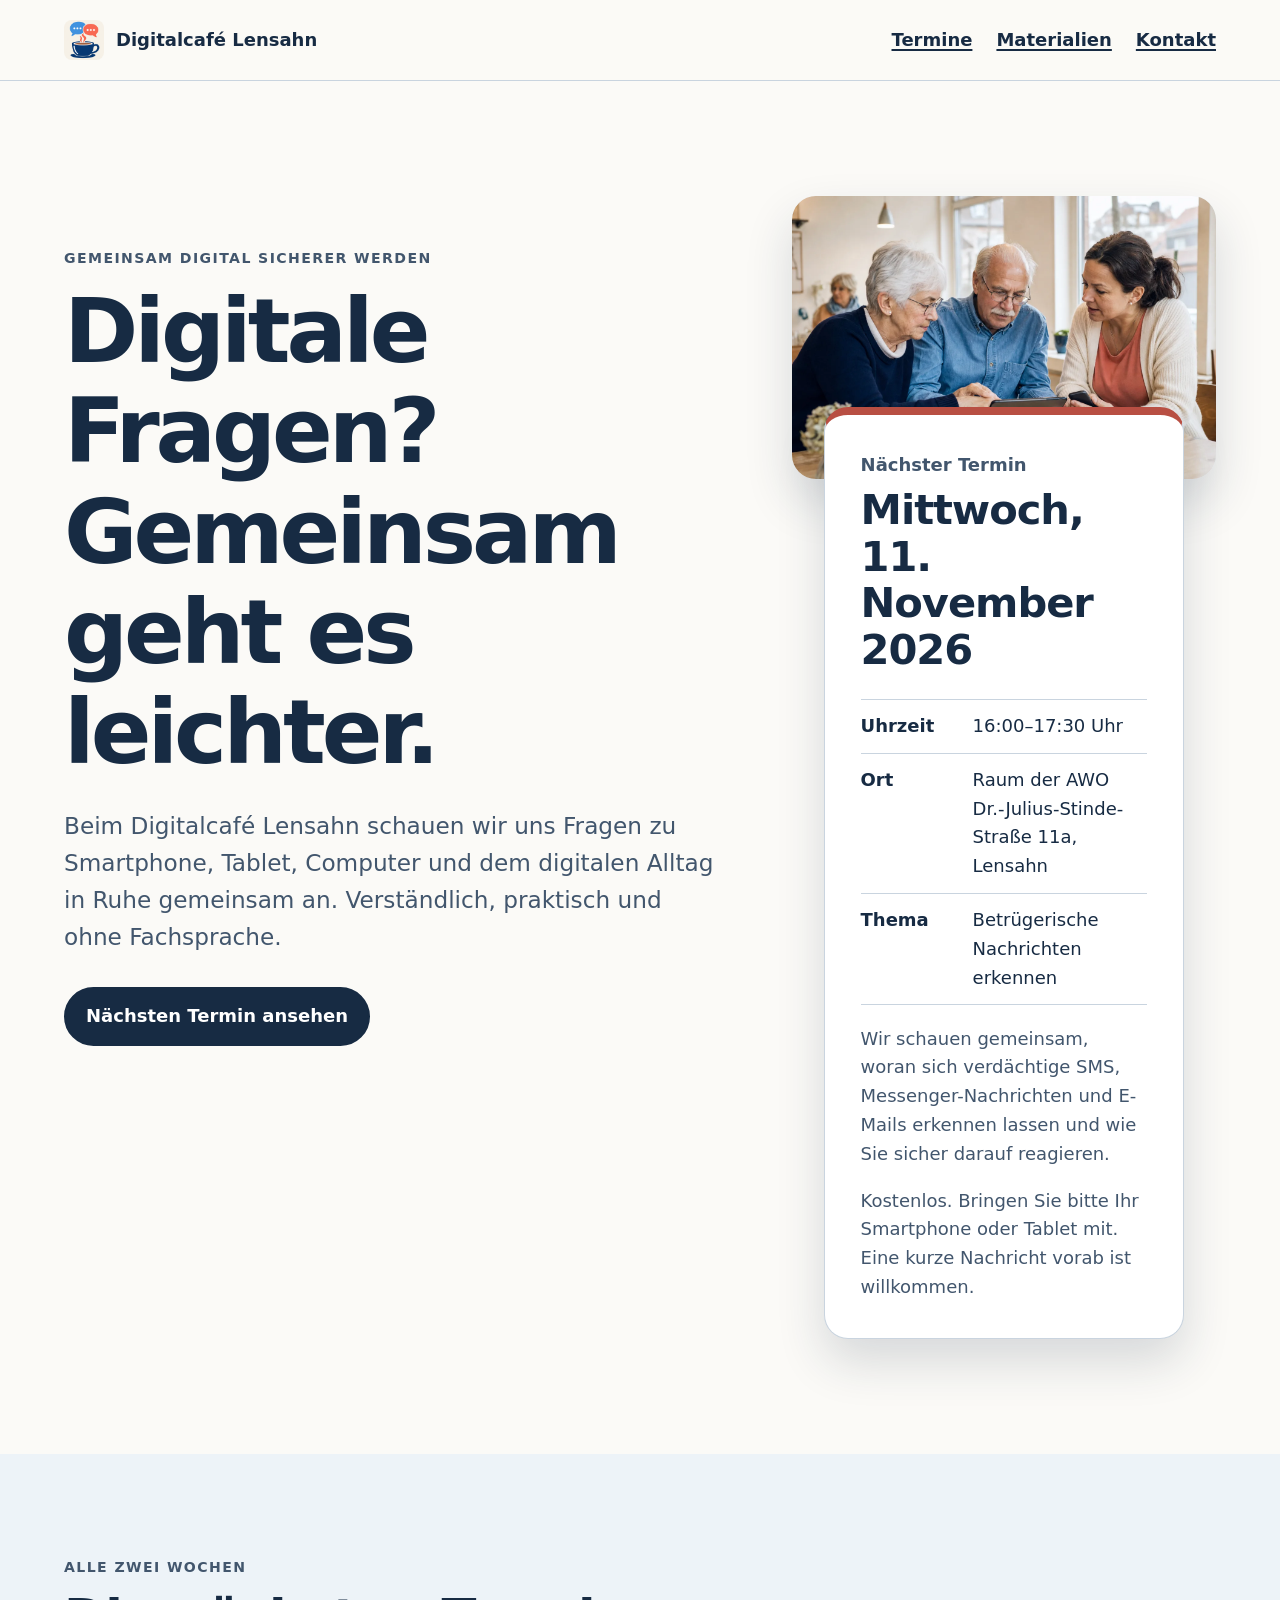
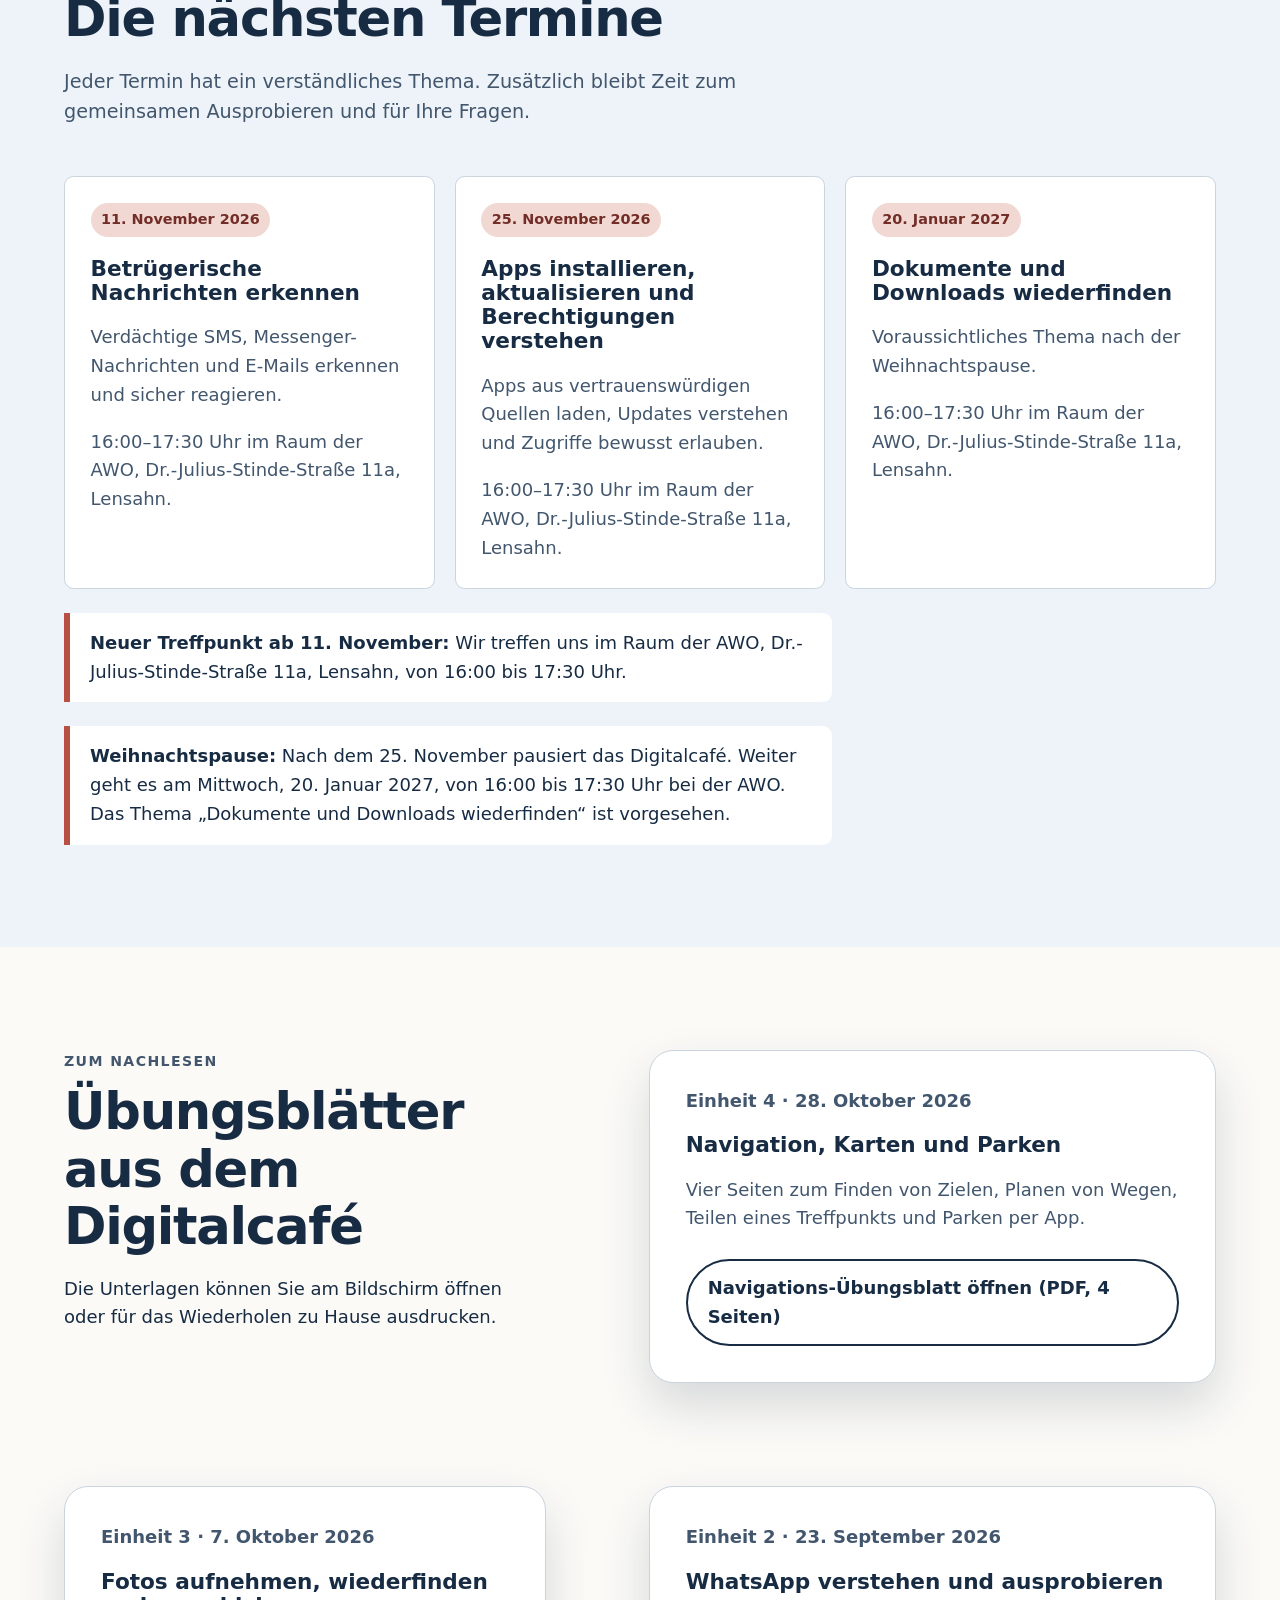
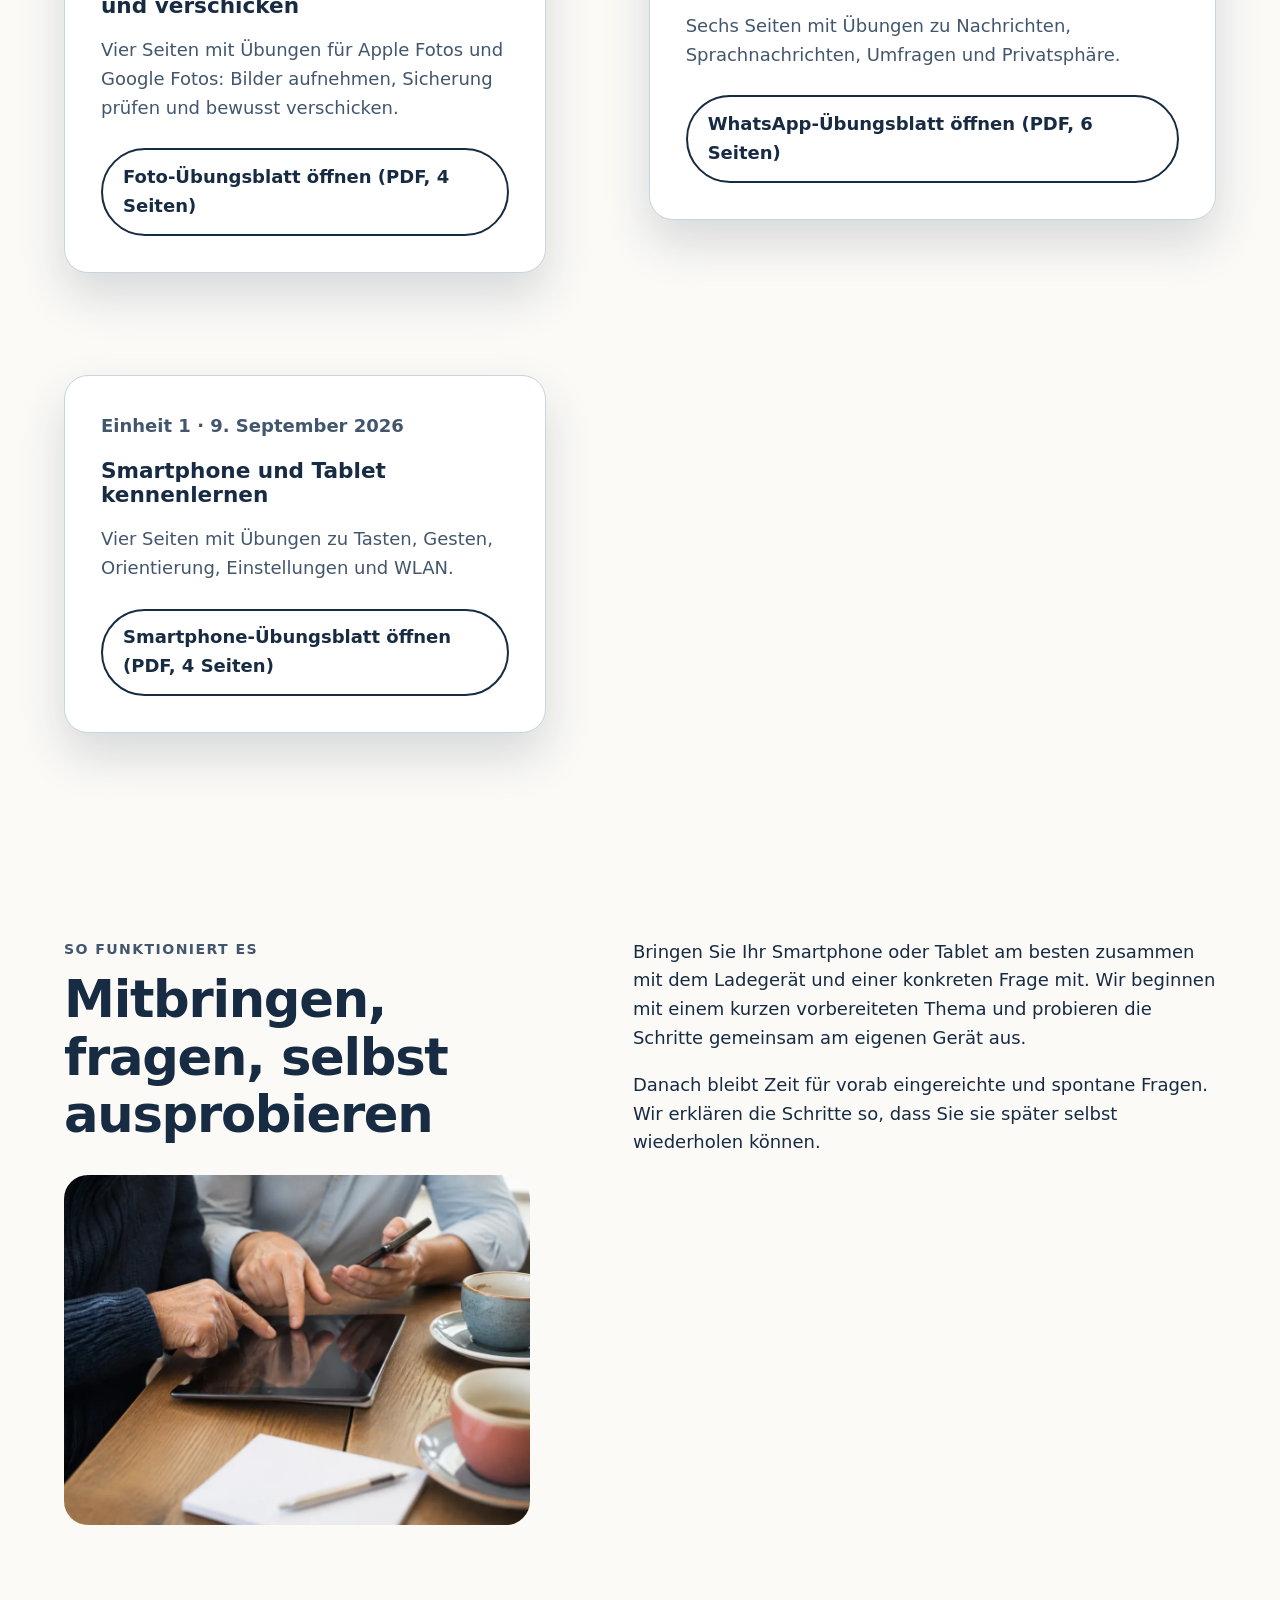
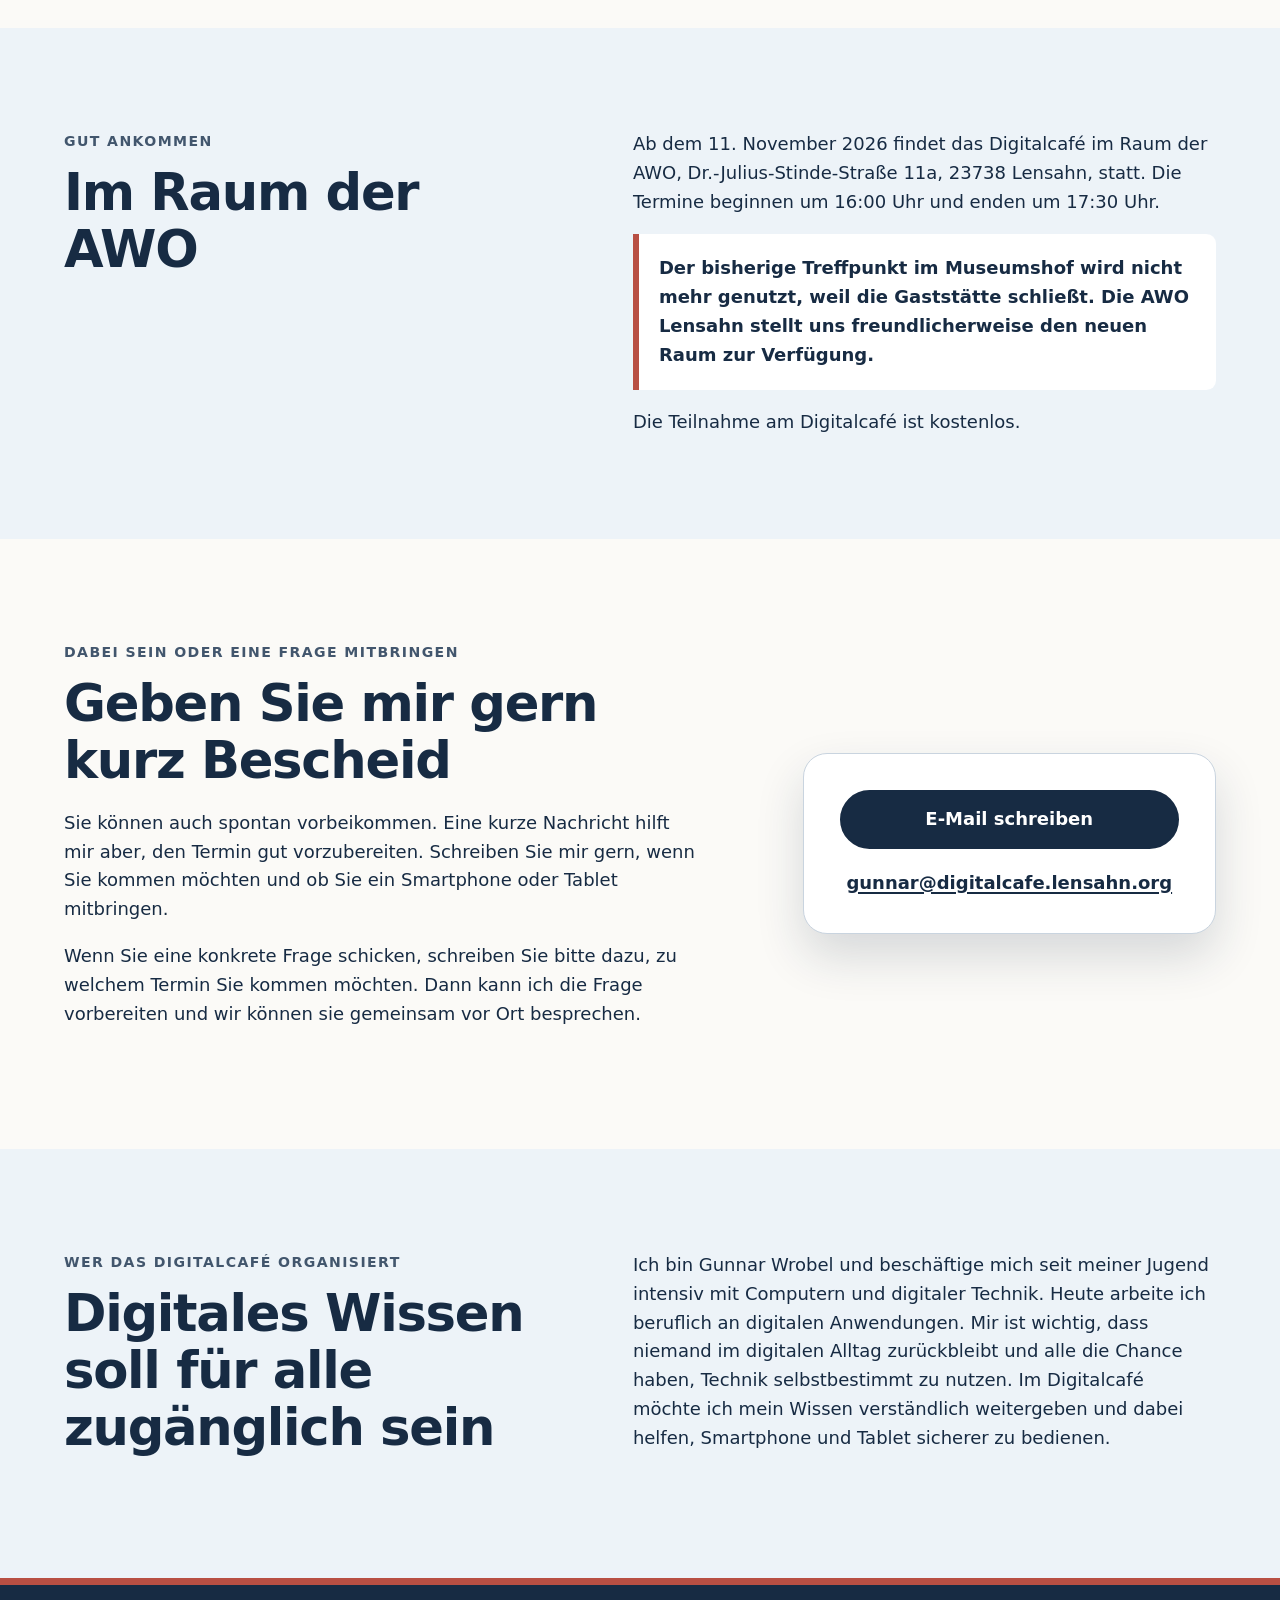
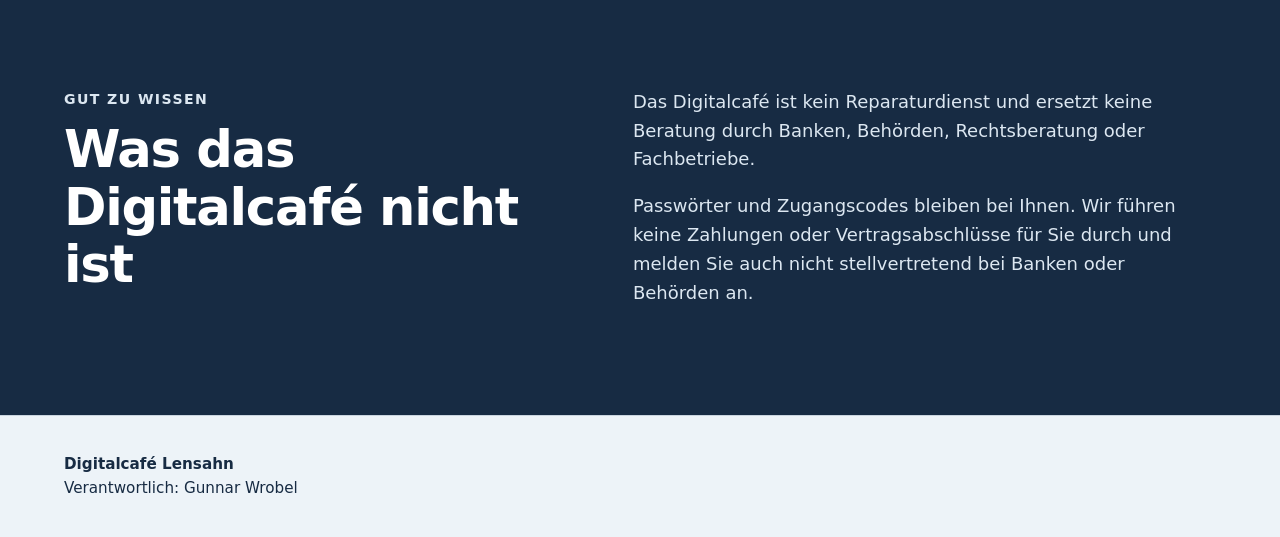
<file: index.html>
<!doctype html>
<html lang="de">
  <head>
    <meta charset="utf-8">
    <meta name="viewport" content="width=device-width, initial-scale=1">
    <meta
      name="description"
      content="Digitalcafé Lensahn: kostenlose, verständliche Hilfe bei Fragen zu Smartphone und Tablet. Mittwochs in Lensahn, ab 11. November 2026 im Raum der AWO. Termine und Weihnachtspause im Überblick."
    >
    <meta name="color-scheme" content="light">
    <title>Digitalcafé Lensahn</title>
    <link rel="icon" href="images/digitalcafe-icon.png" type="image/png">
    <link rel="apple-touch-icon" href="images/digitalcafe-icon.png">
    <link rel="stylesheet" href="styles.css">
  </head>
  <body>
    <a class="skip-link" href="#inhalt">Zum Inhalt springen</a>

    <header class="site-header">
      <div class="page-width header-inner">
        <a class="brand" href="index.html" aria-label="Digitalcafé Lensahn – Startseite">
          <img class="brand-mark" src="images/digitalcafe-icon.png" alt="" width="40" height="40">
          <span>Digitalcafé Lensahn</span>
        </a>
        <nav class="header-nav" aria-label="Seitennavigation">
          <a class="header-link" href="#termine">Termine</a>
          <a class="header-link" href="#materialien">Materialien</a>
          <a class="header-link" href="#kontakt">Kontakt</a>
        </nav>
      </div>
    </header>

    <main id="inhalt">
      <section class="hero page-width" aria-labelledby="haupttitel">
        <div class="hero-copy">
          <p class="eyebrow">Gemeinsam digital sicherer werden</p>
          <h1 id="haupttitel">Digitale Fragen?<br>Gemeinsam geht es leichter.</h1>
          <p class="intro">
            Beim Digitalcafé Lensahn schauen wir uns Fragen zu Smartphone,
            Tablet, Computer und dem digitalen Alltag in Ruhe gemeinsam an.
            Verständlich, praktisch und ohne Fachsprache.
          </p>
          <a class="button" href="#naechster-termin">Nächsten Termin ansehen</a>
        </div>

        <div class="hero-side">
          <figure class="hero-visual">
            <img
              src="images/digitalcafe-gemeinsam.webp"
              width="1400"
              height="934"
              alt="Zwei ältere Menschen schauen gemeinsam mit einer Helferin auf ein Tablet."
              fetchpriority="high"
            >
          </figure>

          <aside class="event-card" id="naechster-termin" aria-labelledby="termin-titel">
            <p class="event-kicker">Nächster Termin</p>
            <h2 id="termin-titel">
              <time datetime="2026-11-11">Mittwoch, 11. November 2026</time>
            </h2>
            <dl class="event-details">
              <div>
                <dt>Uhrzeit</dt>
                <dd><time datetime="2026-11-11T16:00:00+01:00">16:00</time>–<time datetime="2026-11-11T17:30:00+01:00">17:30 Uhr</time></dd>
              </div>
              <div>
                <dt>Ort</dt>
                <dd>Raum der AWO<br>Dr.-Julius-Stinde-Straße 11a, Lensahn</dd>
              </div>
              <div>
                <dt>Thema</dt>
                <dd>Betrügerische Nachrichten erkennen</dd>
              </div>
            </dl>
            <p class="event-note">
              Wir schauen gemeinsam, woran sich verdächtige SMS, Messenger-Nachrichten
              und E-Mails erkennen lassen und wie Sie sicher darauf reagieren.
            </p>
            <p class="event-note">
              Kostenlos. Bringen Sie bitte Ihr Smartphone oder Tablet mit.
              Eine kurze Nachricht vorab ist willkommen.
            </p>
          </aside>
        </div>
      </section>

      <section class="section section-soft" id="termine" aria-labelledby="naechste-termine">
        <div class="page-width">
          <div class="section-heading">
            <p class="eyebrow">Alle zwei Wochen</p>
            <h2 id="naechste-termine">Die nächsten Termine</h2>
            <p>
              Jeder Termin hat ein verständliches Thema. Zusätzlich bleibt
              Zeit zum gemeinsamen Ausprobieren und für Ihre Fragen.
            </p>
          </div>

          <ul class="topic-grid" role="list">
            <li>
              <time class="topic-date" datetime="2026-11-11">11. November 2026</time>
              <h3>Betrügerische Nachrichten erkennen</h3>
              <p>Verdächtige SMS, Messenger-Nachrichten und E-Mails erkennen und sicher reagieren.</p>
              <p>16:00–17:30 Uhr im Raum der AWO, Dr.-Julius-Stinde-Straße 11a, Lensahn.</p>
            </li>
            <li>
              <time class="topic-date" datetime="2026-11-25">25. November 2026</time>
              <h3>Apps installieren, aktualisieren und Berechtigungen verstehen</h3>
              <p>Apps aus vertrauenswürdigen Quellen laden, Updates verstehen und Zugriffe bewusst erlauben.</p>
              <p>16:00–17:30 Uhr im Raum der AWO, Dr.-Julius-Stinde-Straße 11a, Lensahn.</p>
            </li>
            <li>
              <time class="topic-date" datetime="2027-01-20">20. Januar 2027</time>
              <h3>Dokumente und Downloads wiederfinden</h3>
              <p>Voraussichtliches Thema nach der Weihnachtspause.</p>
              <p>16:00–17:30 Uhr im Raum der AWO, Dr.-Julius-Stinde-Straße 11a, Lensahn.</p>
            </li>
          </ul>

          <p class="schedule-note">
            <strong>Neuer Treffpunkt ab 11. November:</strong> Wir treffen uns
            im Raum der AWO, Dr.-Julius-Stinde-Straße 11a, Lensahn,
            von 16:00 bis 17:30 Uhr.
          </p>
          <p class="schedule-note">
            <strong>Weihnachtspause:</strong> Nach dem 25. November pausiert das
            Digitalcafé. Weiter geht es am <time datetime="2027-01-20">Mittwoch,
            20. Januar 2027</time>, von 16:00 bis 17:30 Uhr bei der AWO.
            Das Thema „Dokumente und Downloads wiederfinden“ ist vorgesehen.
          </p>
        </div>
      </section>

      <section class="section page-width materials" id="materialien" aria-labelledby="materialien-titel">
        <div>
          <p class="eyebrow">Zum Nachlesen</p>
          <h2 id="materialien-titel">Übungsblätter aus dem Digitalcafé</h2>
          <p>
            Die Unterlagen können Sie am Bildschirm öffnen oder für das
            Wiederholen zu Hause ausdrucken.
          </p>
        </div>
        <article class="material-card">
          <p class="material-date">Einheit 4 · 28. Oktober 2026</p>
          <h3>Navigation, Karten und Parken</h3>
          <p>Vier Seiten zum Finden von Zielen, Planen von Wegen, Teilen eines Treffpunkts und Parken per App.</p>
          <a class="button button-secondary" href="downloads/uebungsblatt-navigation-karten-parken.pdf">Navigations-Übungsblatt öffnen (PDF, 4 Seiten)</a>
        </article>
        <article class="material-card">
          <p class="material-date">Einheit 3 · 7. Oktober 2026</p>
          <h3>Fotos aufnehmen, wiederfinden und verschicken</h3>
          <p>Vier Seiten mit Übungen für Apple Fotos und Google Fotos: Bilder aufnehmen, Sicherung prüfen und bewusst verschicken.</p>
          <a class="button button-secondary" href="downloads/uebungsblatt-fotos.pdf">Foto-Übungsblatt öffnen (PDF, 4 Seiten)</a>
        </article>
        <article class="material-card">
          <p class="material-date">Einheit 2 · 23. September 2026</p>
          <h3>WhatsApp verstehen und ausprobieren</h3>
          <p>Sechs Seiten mit Übungen zu Nachrichten, Sprachnachrichten, Umfragen und Privatsphäre.</p>
          <a class="button button-secondary" href="downloads/uebungsblatt-whatsapp.pdf">WhatsApp-Übungsblatt öffnen (PDF, 6 Seiten)</a>
        </article>
        <article class="material-card">
          <p class="material-date">Einheit 1 · 9. September 2026</p>
          <h3>Smartphone und Tablet kennenlernen</h3>
          <p>
            Vier Seiten mit Übungen zu Tasten, Gesten, Orientierung,
            Einstellungen und WLAN.
          </p>
          <a class="button button-secondary" href="downloads/uebungsblatt-smartphone-und-tablet.pdf">
            Smartphone-Übungsblatt öffnen (PDF, 4 Seiten)
          </a>
        </article>
      </section>

      <section class="section page-width split" aria-labelledby="ablauf">
        <div>
          <p class="eyebrow">So funktioniert es</p>
          <h2 id="ablauf">Mitbringen, fragen, selbst ausprobieren</h2>
          <figure class="process-photo">
            <img
              src="images/digitalcafe-geraete.webp"
              width="1000"
              height="750"
              alt="Zwei Menschen probieren gemeinsam etwas auf einem Tablet aus."
              loading="lazy"
            >
          </figure>
        </div>
        <div class="prose">
          <p>
            Bringen Sie Ihr Smartphone oder Tablet am besten zusammen mit dem
            Ladegerät und einer konkreten Frage mit. Wir beginnen mit einem
            kurzen vorbereiteten Thema und probieren die Schritte gemeinsam am
            eigenen Gerät aus.
          </p>
          <p>
            Danach bleibt Zeit für vorab eingereichte und spontane Fragen. Wir
            erklären die Schritte so, dass Sie sie später selbst wiederholen
            können.
          </p>
        </div>
      </section>

      <section class="section section-soft" aria-labelledby="museumshof">
        <div class="page-width split venue">
          <div>
            <p class="eyebrow">Gut ankommen</p>
            <h2 id="museumshof">Im Raum der AWO</h2>
          </div>
          <div class="prose">
            <p>
              Ab dem 11. November 2026 findet das Digitalcafé im Raum der AWO,
              Dr.-Julius-Stinde-Straße 11a, 23738 Lensahn, statt. Die Termine
              beginnen um 16:00 Uhr und enden um 17:30 Uhr.
            </p>
            <p class="important-note">
              Der bisherige Treffpunkt im Museumshof wird nicht mehr genutzt,
              weil die Gaststätte schließt. Die AWO Lensahn stellt uns
              freundlicherweise den neuen Raum zur Verfügung.
            </p>
            <p>
              Die Teilnahme am Digitalcafé ist kostenlos.
            </p>
          </div>
        </div>
      </section>

      <section class="section page-width contact" id="kontakt" aria-labelledby="kontakt-titel">
        <div>
          <p class="eyebrow">Dabei sein oder eine Frage mitbringen</p>
          <h2 id="kontakt-titel">Geben Sie mir gern kurz Bescheid</h2>
          <p>
            Sie können auch spontan vorbeikommen. Eine kurze Nachricht hilft
            mir aber, den Termin gut vorzubereiten. Schreiben Sie mir gern,
            wenn Sie kommen möchten und ob Sie ein Smartphone oder Tablet
            mitbringen.
          </p>
          <p>
            Wenn Sie eine konkrete Frage schicken, schreiben Sie bitte dazu,
            zu welchem Termin Sie kommen möchten. Dann kann ich die Frage
            vorbereiten und wir können sie gemeinsam vor Ort besprechen.
          </p>
        </div>
        <div class="contact-action">
          <a class="button" href="mailto:gunnar@digitalcafe.lensahn.org">E-Mail schreiben</a>
          <a class="email-address" href="mailto:gunnar@digitalcafe.lensahn.org">gunnar@digitalcafe.lensahn.org</a>
        </div>
      </section>

      <section class="section section-soft" aria-labelledby="person">
        <div class="page-width split">
          <div>
            <p class="eyebrow">Wer das Digitalcafé organisiert</p>
            <h2 id="person">Digitales Wissen soll für alle zugänglich sein</h2>
          </div>
          <div class="prose">
            <p>
              Ich bin Gunnar Wrobel und beschäftige mich seit meiner Jugend
              intensiv mit Computern und digitaler Technik. Heute arbeite ich
              beruflich an digitalen Anwendungen. Mir ist wichtig, dass
              niemand im digitalen Alltag zurückbleibt und alle die Chance
              haben, Technik selbstbestimmt zu nutzen. Im Digitalcafé möchte
              ich mein Wissen verständlich weitergeben und dabei helfen,
              Smartphone und Tablet sicherer zu bedienen.
            </p>
          </div>
        </div>
      </section>

      <section class="section section-dark" aria-labelledby="grenzen">
        <div class="page-width split">
          <div>
            <p class="eyebrow eyebrow-light">Gut zu wissen</p>
            <h2 id="grenzen">Was das Digitalcafé nicht ist</h2>
          </div>
          <div class="prose">
            <p>
              Das Digitalcafé ist kein Reparaturdienst und ersetzt keine
              Beratung durch Banken, Behörden, Rechtsberatung oder Fachbetriebe.
            </p>
            <p>
              Passwörter und Zugangscodes bleiben bei Ihnen. Wir führen keine
              Zahlungen oder Vertragsabschlüsse für Sie durch und melden Sie
              auch nicht stellvertretend bei Banken oder Behörden an.
            </p>
          </div>
        </div>
      </section>
    </main>

    <footer class="site-footer">
      <div class="page-width footer-inner">
        <p><strong>Digitalcafé Lensahn</strong><br>Verantwortlich: Gunnar Wrobel</p>
      </div>
    </footer>
  </body>
</html>
</file>
<file: styles.css>
:root {
  --color-ink: #172b43;
  --color-ink-soft: #42566d;
  --color-paper: #fbfaf7;
  --color-soft: #edf3f8;
  --color-accent: #b84f43;
  --color-accent-dark: #722d27;
  --color-accent-soft: #f2d8d3;
  --color-line: #c9d4df;
  --color-white: #ffffff;
  --shadow-card: 0 1.4rem 3rem rgba(23, 43, 67, 0.16);
  --radius-small: 0.6rem;
  --radius-large: 1.5rem;
  --page-width: 72rem;
}

*,
*::before,
*::after {
  box-sizing: border-box;
}

html {
  scroll-behavior: smooth;
}

body {
  margin: 0;
  background: var(--color-paper);
  color: var(--color-ink);
  font-family: system-ui, -apple-system, BlinkMacSystemFont, "Segoe UI", sans-serif;
  font-size: 1.125rem;
  line-height: 1.6;
}

a {
  color: inherit;
  text-decoration-thickness: 0.12em;
  text-underline-offset: 0.18em;
}

a:focus-visible {
  outline: 0.22rem solid var(--color-accent);
  outline-offset: 0.25rem;
}

.skip-link {
  position: fixed;
  top: 0.75rem;
  left: 0.75rem;
  z-index: 20;
  padding: 0.75rem 1rem;
  border-radius: var(--radius-small);
  background: var(--color-white);
  color: var(--color-ink);
  font-weight: 750;
  transform: translateY(-160%);
}

.skip-link:focus {
  transform: translateY(0);
}

.page-width {
  width: min(calc(100% - 2rem), var(--page-width));
  margin-inline: auto;
}

.site-header {
  border-bottom: 1px solid var(--color-line);
  background: color-mix(in srgb, var(--color-paper) 94%, transparent);
}

.header-inner {
  display: flex;
  align-items: center;
  justify-content: space-between;
  min-height: 5rem;
  gap: 1rem;
}

.brand {
  display: inline-flex;
  align-items: center;
  gap: 0.75rem;
  font-weight: 800;
  text-decoration: none;
}

.brand-mark {
  width: 2.5rem;
  height: 2.5rem;
  flex: 0 0 auto;
  border-radius: 0.5rem;
}

.header-link {
  font-weight: 700;
}

.header-nav {
  display: flex;
  align-items: center;
  gap: 1.5rem;
}

.hero {
  display: grid;
  grid-template-columns: minmax(0, 1.15fr) minmax(18rem, 0.75fr);
  align-items: start;
  gap: clamp(2.5rem, 6vw, 5rem);
  padding-block: clamp(4rem, 9vw, 8rem);
}

.hero-copy {
  max-width: 46rem;
  padding-top: clamp(1rem, 4vw, 3.5rem);
}

.eyebrow {
  margin: 0 0 0.7rem;
  color: var(--color-ink-soft);
  font-size: 0.88rem;
  font-weight: 800;
  letter-spacing: 0.1em;
  text-transform: uppercase;
}

h1,
h2,
h3,
p {
  overflow-wrap: break-word;
}

h1,
h2,
h3 {
  margin-top: 0;
  line-height: 1.12;
}

h1 {
  margin-bottom: 1.5rem;
  font-size: clamp(2.7rem, 7vw, 5.8rem);
  letter-spacing: -0.045em;
}

h2 {
  margin-bottom: 1.2rem;
  font-size: clamp(2rem, 4vw, 3.4rem);
  letter-spacing: -0.025em;
}

h3 {
  margin-bottom: 0.6rem;
  font-size: 1.35rem;
}

.intro {
  max-width: 42rem;
  margin: 0 0 2rem;
  color: var(--color-ink-soft);
  font-size: clamp(1.2rem, 2vw, 1.45rem);
}

.button {
  display: inline-flex;
  min-height: 3.25rem;
  align-items: center;
  justify-content: center;
  padding: 0.8rem 1.25rem;
  border: 0.14rem solid var(--color-ink);
  border-radius: 999px;
  background: var(--color-ink);
  color: var(--color-white);
  font-weight: 800;
  text-decoration: none;
}

.button:hover {
  background: var(--color-accent);
  border-color: var(--color-accent);
  color: var(--color-white);
}

.hero-side {
  min-width: 0;
}

.hero-visual,
.process-photo {
  margin: 0;
  overflow: hidden;
  border-radius: var(--radius-large);
  background: var(--color-soft);
}

.hero-visual img,
.process-photo img {
  display: block;
  width: 100%;
  height: 100%;
  object-fit: cover;
}

.hero-visual {
  aspect-ratio: 3 / 2;
  box-shadow: var(--shadow-card);
}

.event-card {
  position: relative;
  width: calc(100% - clamp(1rem, 5vw, 4rem));
  margin: clamp(-4.5rem, -6vw, -3rem) auto 0;
  padding: clamp(1.5rem, 4vw, 2.25rem);
  border: 1px solid var(--color-line);
  border-top: 0.55rem solid var(--color-accent);
  border-radius: var(--radius-large);
  background: var(--color-white);
  box-shadow: var(--shadow-card);
  scroll-margin-top: 1rem;
}

.event-kicker {
  margin: 0 0 0.45rem;
  color: var(--color-ink-soft);
  font-weight: 800;
}

.event-card h2 {
  font-size: clamp(1.8rem, 4vw, 2.6rem);
}

.event-details {
  margin: 1.6rem 0 1.2rem;
}

.event-details div {
  display: grid;
  grid-template-columns: 6rem 1fr;
  gap: 1rem;
  padding-block: 0.75rem;
  border-top: 1px solid var(--color-line);
}

.event-details div:last-child {
  border-bottom: 1px solid var(--color-line);
}

.event-details dt {
  font-weight: 800;
}

.event-details dd {
  margin: 0;
}

.event-note {
  margin-bottom: 0;
  color: var(--color-ink-soft);
}

.section {
  padding-block: clamp(4rem, 8vw, 7rem);
}

.section-soft {
  background: var(--color-soft);
}

.section-heading {
  max-width: 48rem;
  margin-bottom: 3rem;
}

.section-heading > p:last-child {
  color: var(--color-ink-soft);
  font-size: 1.2rem;
}

.topic-grid {
  display: grid;
  margin: 0;
  padding: 0;
  grid-template-columns: repeat(3, minmax(0, 1fr));
  gap: 1.25rem;
  list-style: none;
}

.topic-grid li {
  padding: 1.6rem;
  border: 1px solid var(--color-line);
  border-radius: var(--radius-small);
  background: var(--color-white);
}

.topic-date {
  display: inline-block;
  margin-bottom: 1.25rem;
  padding: 0.35rem 0.65rem;
  border-radius: 999px;
  background: var(--color-accent-soft);
  color: var(--color-accent-dark);
  font-size: 0.9rem;
  font-weight: 800;
}

.topic-grid p {
  margin-bottom: 0;
  color: var(--color-ink-soft);
}

.schedule-note {
  max-width: 48rem;
  margin: 1.5rem 0 0;
  padding: 1rem 1.25rem;
  border-left: 0.4rem solid var(--color-accent);
  border-radius: 0 var(--radius-small) var(--radius-small) 0;
  background: var(--color-white);
}

.materials {
  display: grid;
  grid-template-columns: minmax(0, 0.85fr) minmax(18rem, 1fr);
  gap: clamp(2rem, 8vw, 7rem);
  scroll-margin-top: 1rem;
}

.materials > div:first-child {
  max-width: 38rem;
}

.material-card {
  align-self: start;
  padding: clamp(1.5rem, 4vw, 2.25rem);
  border: 1px solid var(--color-line);
  border-radius: var(--radius-large);
  background: var(--color-white);
  box-shadow: var(--shadow-card);
}

.material-card p {
  color: var(--color-ink-soft);
}

.material-date {
  margin-top: 0;
  font-weight: 800;
}

.button-secondary {
  margin-top: 0.5rem;
  background: var(--color-white);
  color: var(--color-ink);
}

.button-secondary:hover {
  color: var(--color-white);
}

.split {
  display: grid;
  grid-template-columns: minmax(0, 0.8fr) minmax(0, 1fr);
  gap: clamp(2rem, 8vw, 7rem);
}

.process-photo {
  aspect-ratio: 4 / 3;
  margin-top: 2rem;
}

.prose {
  max-width: 42rem;
}

.prose p:first-child {
  margin-top: 0;
}

.prose p:last-child {
  margin-bottom: 0;
}

.important-note {
  padding: 1.25rem;
  border-left: 0.4rem solid var(--color-accent);
  border-radius: 0 var(--radius-small) var(--radius-small) 0;
  background: var(--color-white);
  color: var(--color-ink);
  font-weight: 700;
}

.contact {
  display: grid;
  grid-template-columns: minmax(0, 1fr) minmax(18rem, 0.65fr);
  gap: clamp(2rem, 8vw, 7rem);
  scroll-margin-top: 1rem;
}

.contact > div:first-child {
  max-width: 44rem;
}

.contact-action {
  align-self: center;
  padding: clamp(1.5rem, 4vw, 2.25rem);
  border: 1px solid var(--color-line);
  border-radius: var(--radius-large);
  background: var(--color-white);
  box-shadow: var(--shadow-card);
}

.contact-action .button {
  width: 100%;
}

.email-address {
  display: block;
  margin-top: 1.25rem;
  font-weight: 800;
  text-align: center;
  overflow-wrap: anywhere;
}

.section-dark {
  background: var(--color-ink);
  color: var(--color-white);
  border-top: 0.45rem solid var(--color-accent);
}

.eyebrow-light,
.section-dark .prose {
  color: #dce7f1;
}

.responsible {
  max-width: 48rem;
  text-align: center;
}

.responsible p:last-child {
  margin-inline: auto;
  color: var(--color-ink-soft);
}

.site-footer {
  border-top: 1px solid var(--color-line);
  background: var(--color-soft);
}

.footer-inner {
  padding-block: 2.25rem;
  font-size: 0.95rem;
}

.footer-inner p {
  margin: 0;
}

@media (max-width: 52rem) {
  .hero,
  .split,
  .contact,
  .materials {
    grid-template-columns: 1fr;
  }

  .hero {
    padding-block: 2.75rem 4rem;
  }

  .hero-copy {
    padding-top: 0;
  }

  .hero-side {
    display: flex;
    flex-direction: column;
  }

  .event-card {
    order: -1;
    width: 100%;
    max-width: none;
    margin: 0 0 1.25rem;
  }

  .hero-visual {
    aspect-ratio: 16 / 9;
    box-shadow: none;
  }

  .process-photo {
    display: none;
  }

  .topic-grid {
    grid-template-columns: 1fr;
  }
}

@media (max-width: 34rem) {
  body {
    font-size: 1rem;
  }

  .header-inner {
    min-height: 4.5rem;
  }

  .header-link {
    display: none;
  }

  .header-nav {
    display: none;
  }

  .event-details div {
    grid-template-columns: 1fr;
    gap: 0.15rem;
  }
}

@media (prefers-reduced-motion: reduce) {
  html {
    scroll-behavior: auto;
  }
}
</file>
